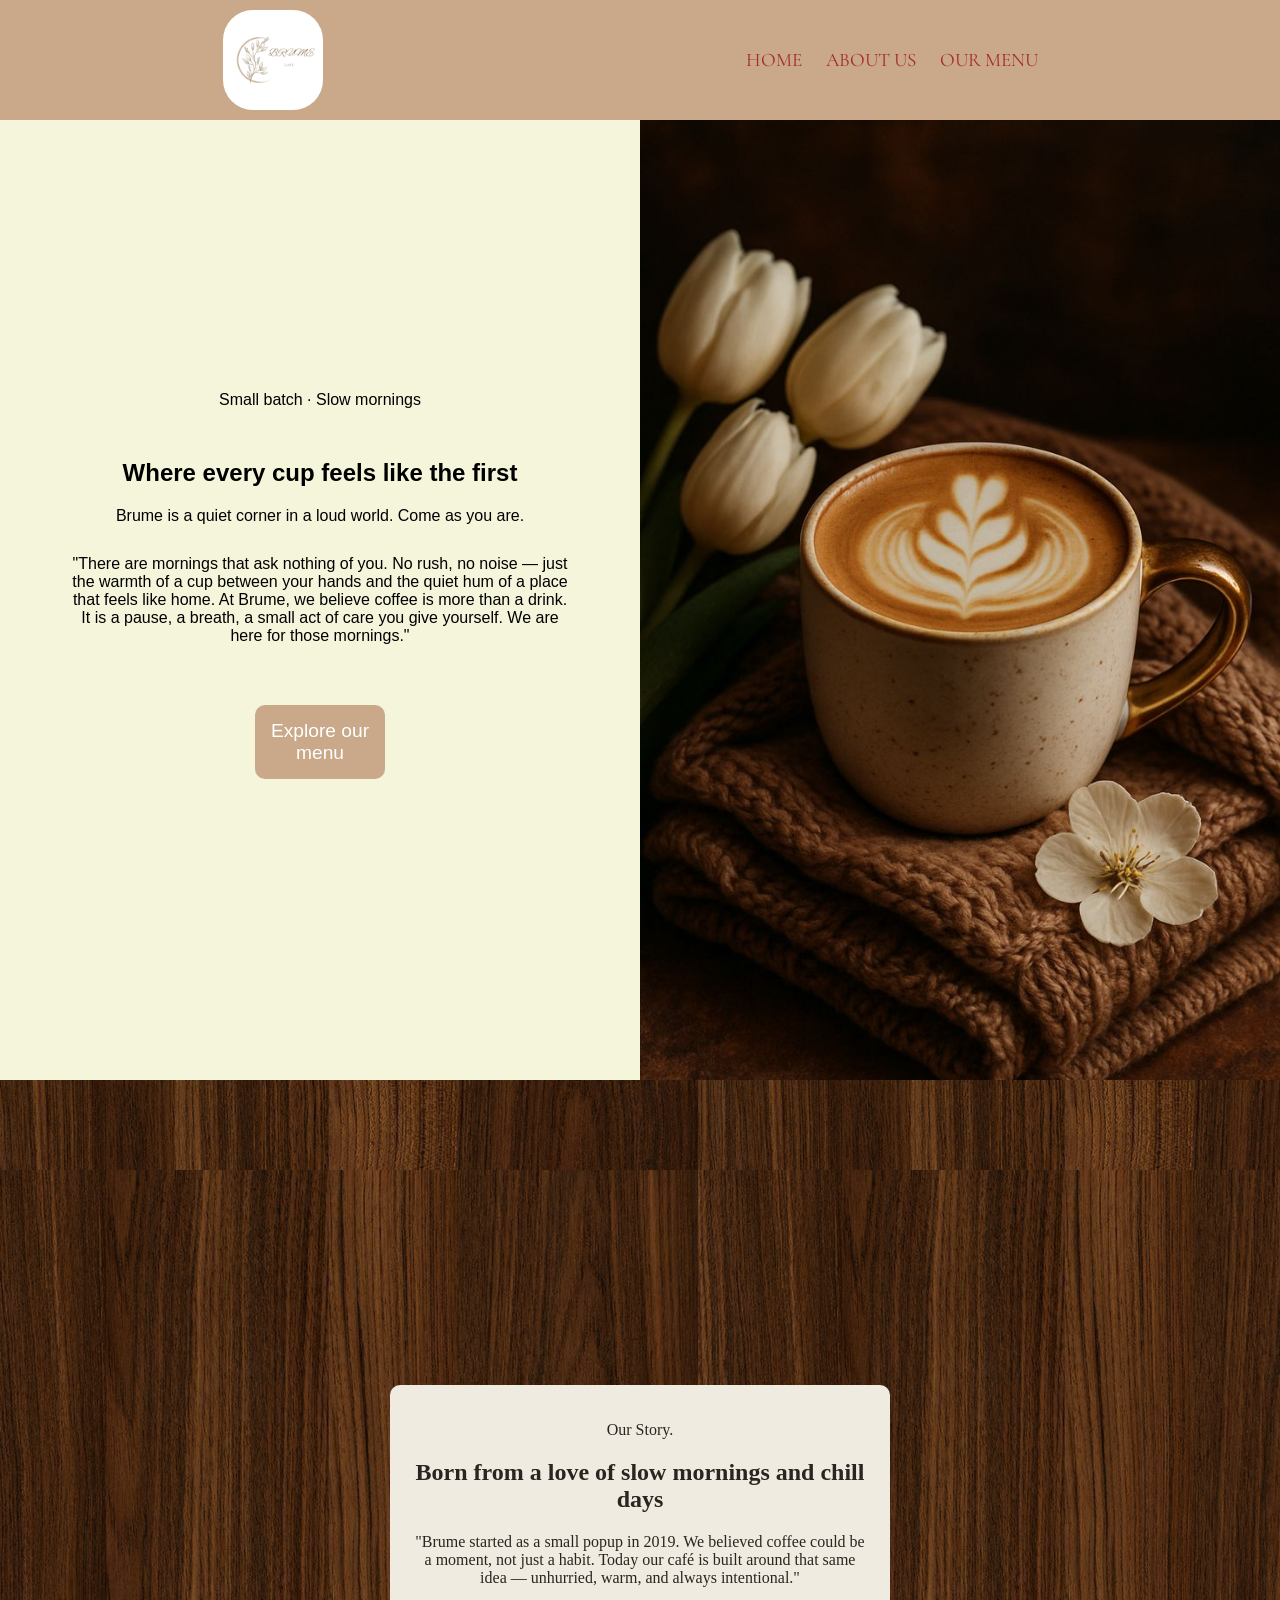
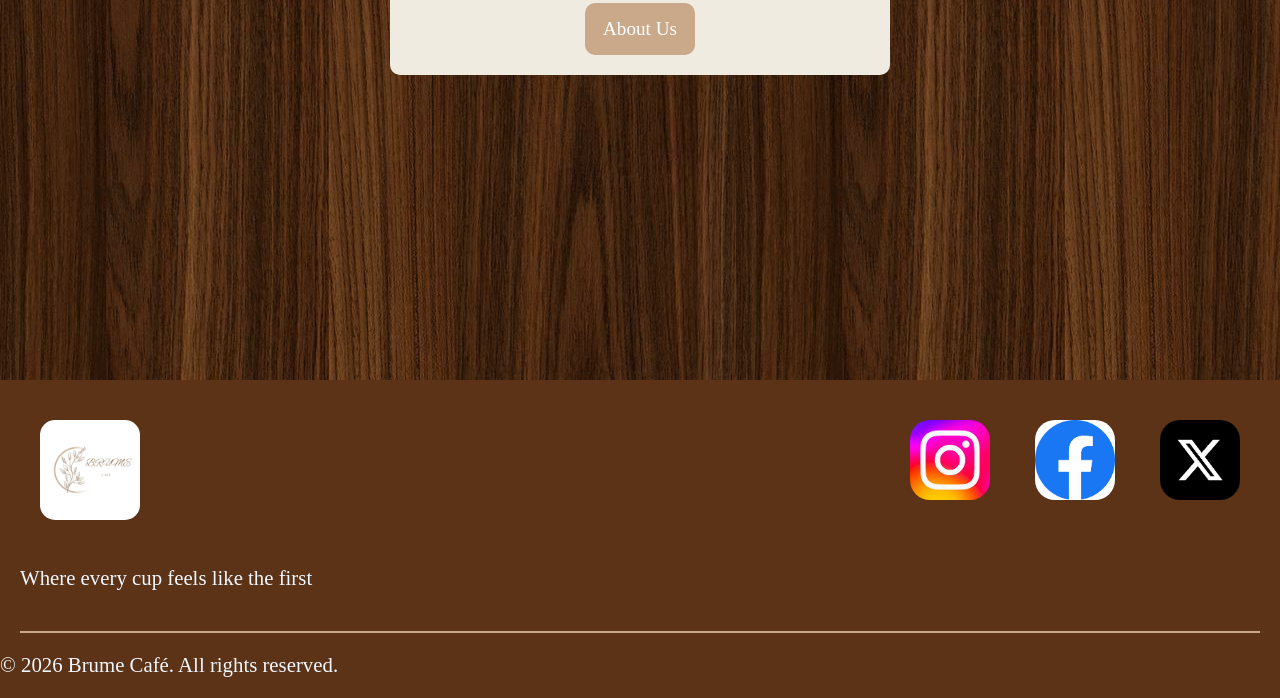
<file: index.html>
<!DOCTYPE html>
<html lang="en">
<head>
    <meta charset="UTF-8">
    <meta name="viewport" content="width=device-width, initial-scale=1.0">
    <title>Brume Cafe</title>
    <link rel="stylesheet" href="cafe.css">
    <link rel="preconnect" href="https://fonts.googleapis.com">
<link rel="preconnect" href="https://fonts.gstatic.com" crossorigin>
<link href="https://fonts.googleapis.com/css2?family=Cormorant+Garamond:ital,wght@0,300..700;1,300..700&display=swap" rel="stylesheet">
</head>
<body>
    <header class="head">
        <img src="Brume.png" alt="cafe logo">
        <nav>
          <a href="index.html">HOME</a>
          <a href="about.html">ABOUT US</a>
          <a href="menu.html">OUR MENU</a>
          
        </nav>
    </header>
    <section class="hero">
        <div class="message">
            <p>Small batch · Slow mornings</p>
            <h2>Where every cup feels like the first</h2>
            <p>Brume is a quiet corner in a loud world. Come as you are.</p>
            <p>"There are mornings that ask nothing of you.
                 No rush, no noise — just the warmth of a cup between your hands and the quiet hum of a place that feels like home.
                  At Brume, we believe coffee is more than a drink.
                 It is a pause, a breath, a small act of care you give yourself. We are here for those mornings."</p>
            <a href="menu.html">Explore our menu</a>
        </div>
        <div class="img">
            <img src="coffee time ☕.jpg" alt="coffee cup">
        </div>
    </section>
    <section class="story">
        <div class="text">
            <p>Our Story.</p>
            <h2>Born from a love of slow mornings and chill days</h2>
            <p>"Brume started as a small popup in 2019.
                 We believed coffee could be a moment, not just a habit.
                 Today our café is built around that same idea — unhurried, warm, and always intentional."</p>
            <a href="about.html">About Us</a>
        </div>
    </section>
    <footer>
        <div class="logo">
          <div class="init">
             <img src="Brume.png" alt="brume logo">
             <p>Where every cup feels like the first</p>
          </div>
          <div class="inout">
             <a href="instagram.com"><img src="download (16).jpg"></a>
             <a href="facebook.com"><img src="download (2).png"></a>
             <a href="x twiter.com"><img src="download (3).png"></a>
          </div>
        </div>
        <hr>
        <div class="last">
            <p>© 2026 Brume Café. All rights reserved.</p>
        </div>
        
    </footer>
</body>
</html>
</file>
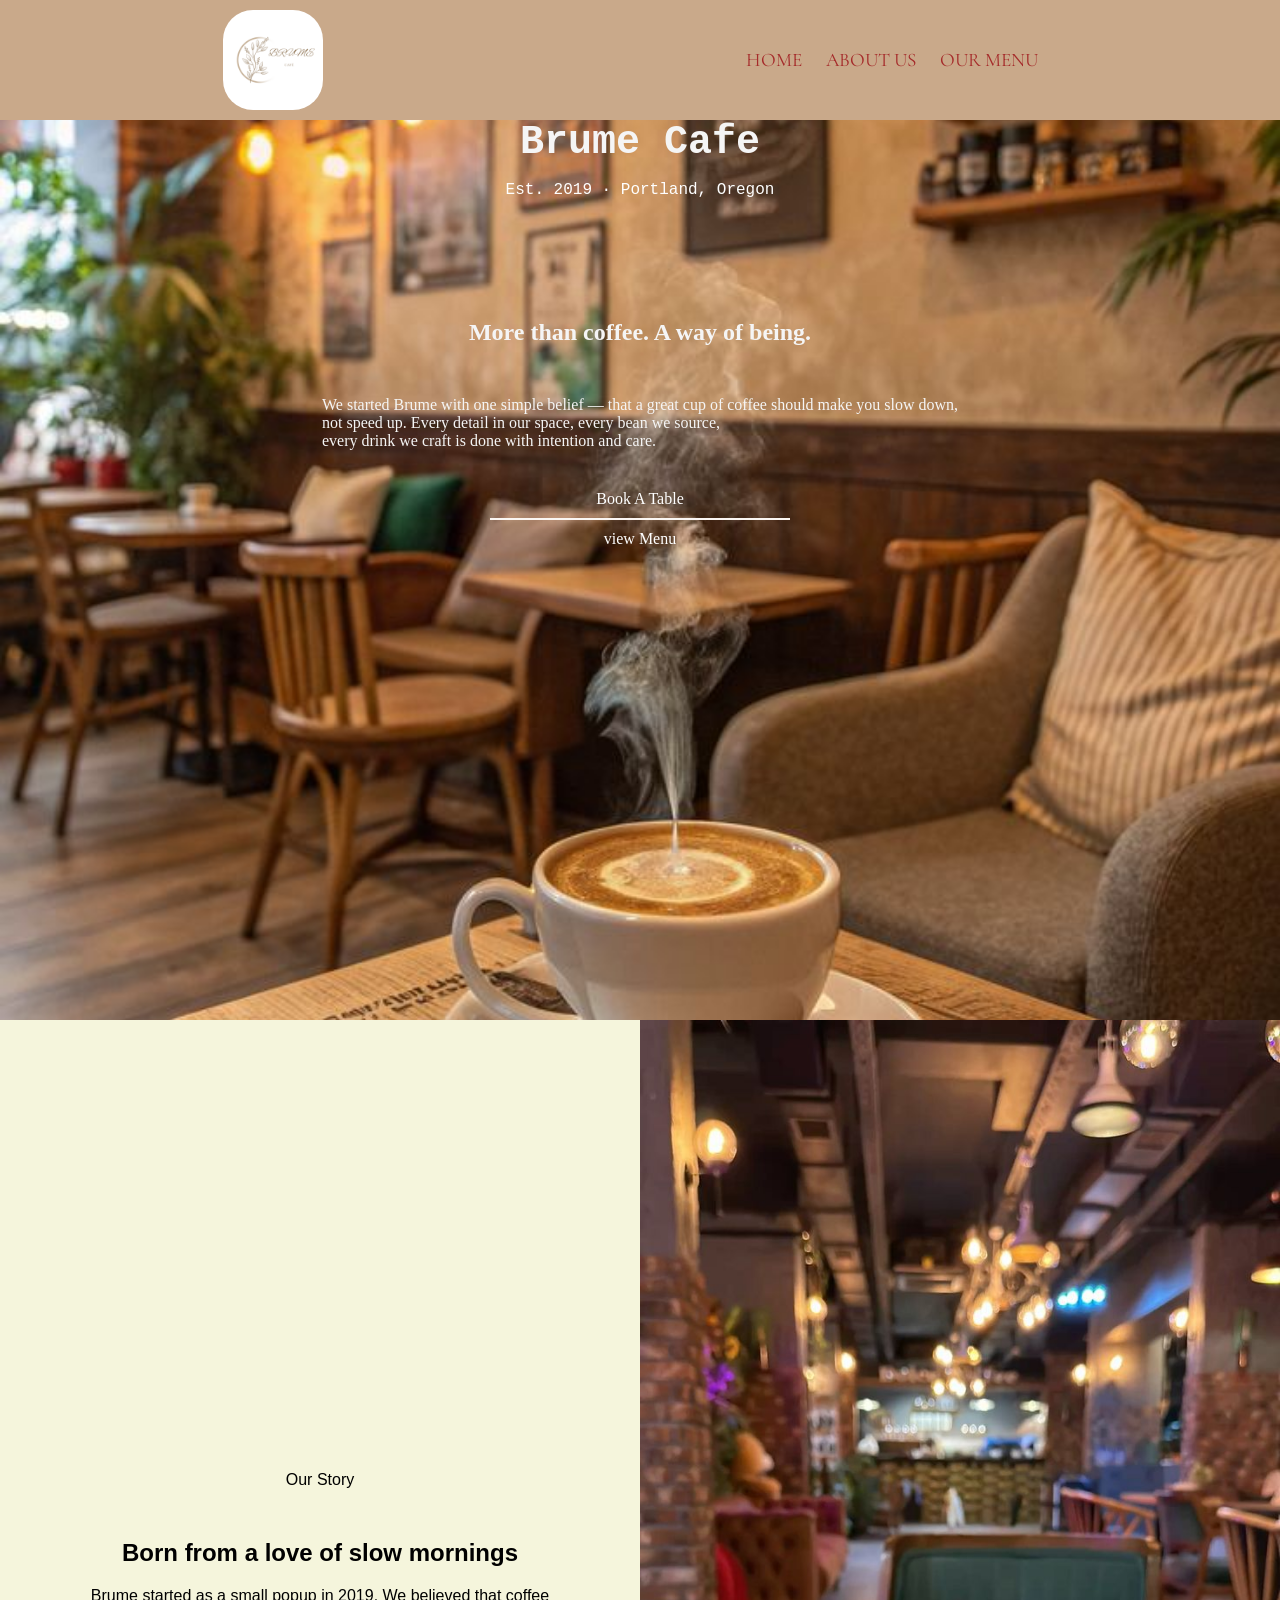
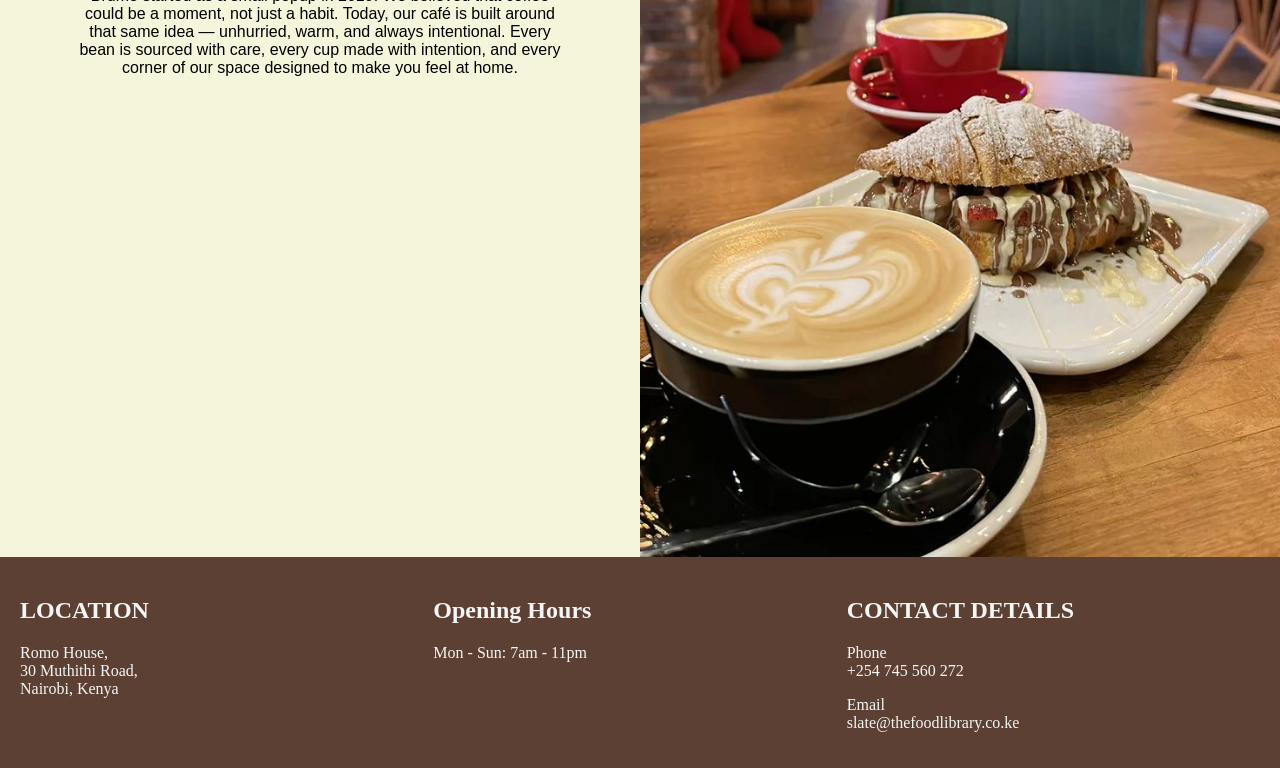
<file: about.html>
<!DOCTYPE html>
<html lang="en">
<head>
    <meta charset="UTF-8">
    <meta name="viewport" content="width=device-width, initial-scale=1.0">
    <title>About brume</title>
    <link rel="stylesheet" href="cafe.css">
    <link rel="preconnect" href="https://fonts.googleapis.com">
<link rel="preconnect" href="https://fonts.gstatic.com" crossorigin>
<link href="https://fonts.googleapis.com/css2?family=Cormorant+Garamond:ital,wght@0,300..700;1,300..700&display=swap" rel="stylesheet">
</head>
<body>
    <header class="head">
        <img src="Brume.png" alt="cafe logo">
        <nav>
          <a href="index.html">HOME</a>
          <a href="about.html">ABOUT US</a>
          <a href="menu.html">OUR MENU</a>
          
        </nav>
    </header>
    <section class="heading">
        <h1>Brume Cafe</h1>
        <p class="int">Est. 2019 · Portland, Oregon</p>
       <div class="about">
          <h2>More than coffee. A way of being.</h2>
          <p> We started Brume with one simple belief — that a great cup of coffee should make you slow down, <br>
            not speed up. Every detail in our space, every bean we source,<br>
             every drink we craft is done with intention and care.
          </p>
          <a href="reservation. html">Book A Table</a>
          <hr class="hh">
          <a href="menu.html">view Menu</a>
       </div>

    </section>
<section class="hero">
    <div class="message">
        <p>Our Story</p>
        <h2>Born from a love of slow mornings</h2>
        <p>Brume started as a small popup in 2019. We believed that coffee could be a moment, not just a habit. Today, our café is built around that same idea — unhurried, warm, and always intentional. Every bean is sourced with care, every cup made with intention, and every corner of our space designed to make you feel at home.
</p>
    </div>
    <div class="img">
        <img src="WhatsApp Image 2026-03-29 at 14.34.02.jpeg" alt="cup of coffee">
    </div>
</section>    
<section class="ending">
    <div class="location">
        <h2>LOCATION</h2>
        <p>
      Romo House,<br>
     30 Muthithi Road,<br>
     Nairobi, Kenya</p>
    </div>
    <div class="hours">
        <h2>Opening Hours</h2>
        <p>Mon - Sun: 7am - 11pm</p>
    </div>
    <div class="conta">
        <h2>CONTACT DETAILS</h2>
        <p>Phone<br>
+254 745 560 272</p>
<p>Email <br>
slate@thefoodlibrary.co.ke</p>
    </div>
</section>
</body>
</html>
</file>
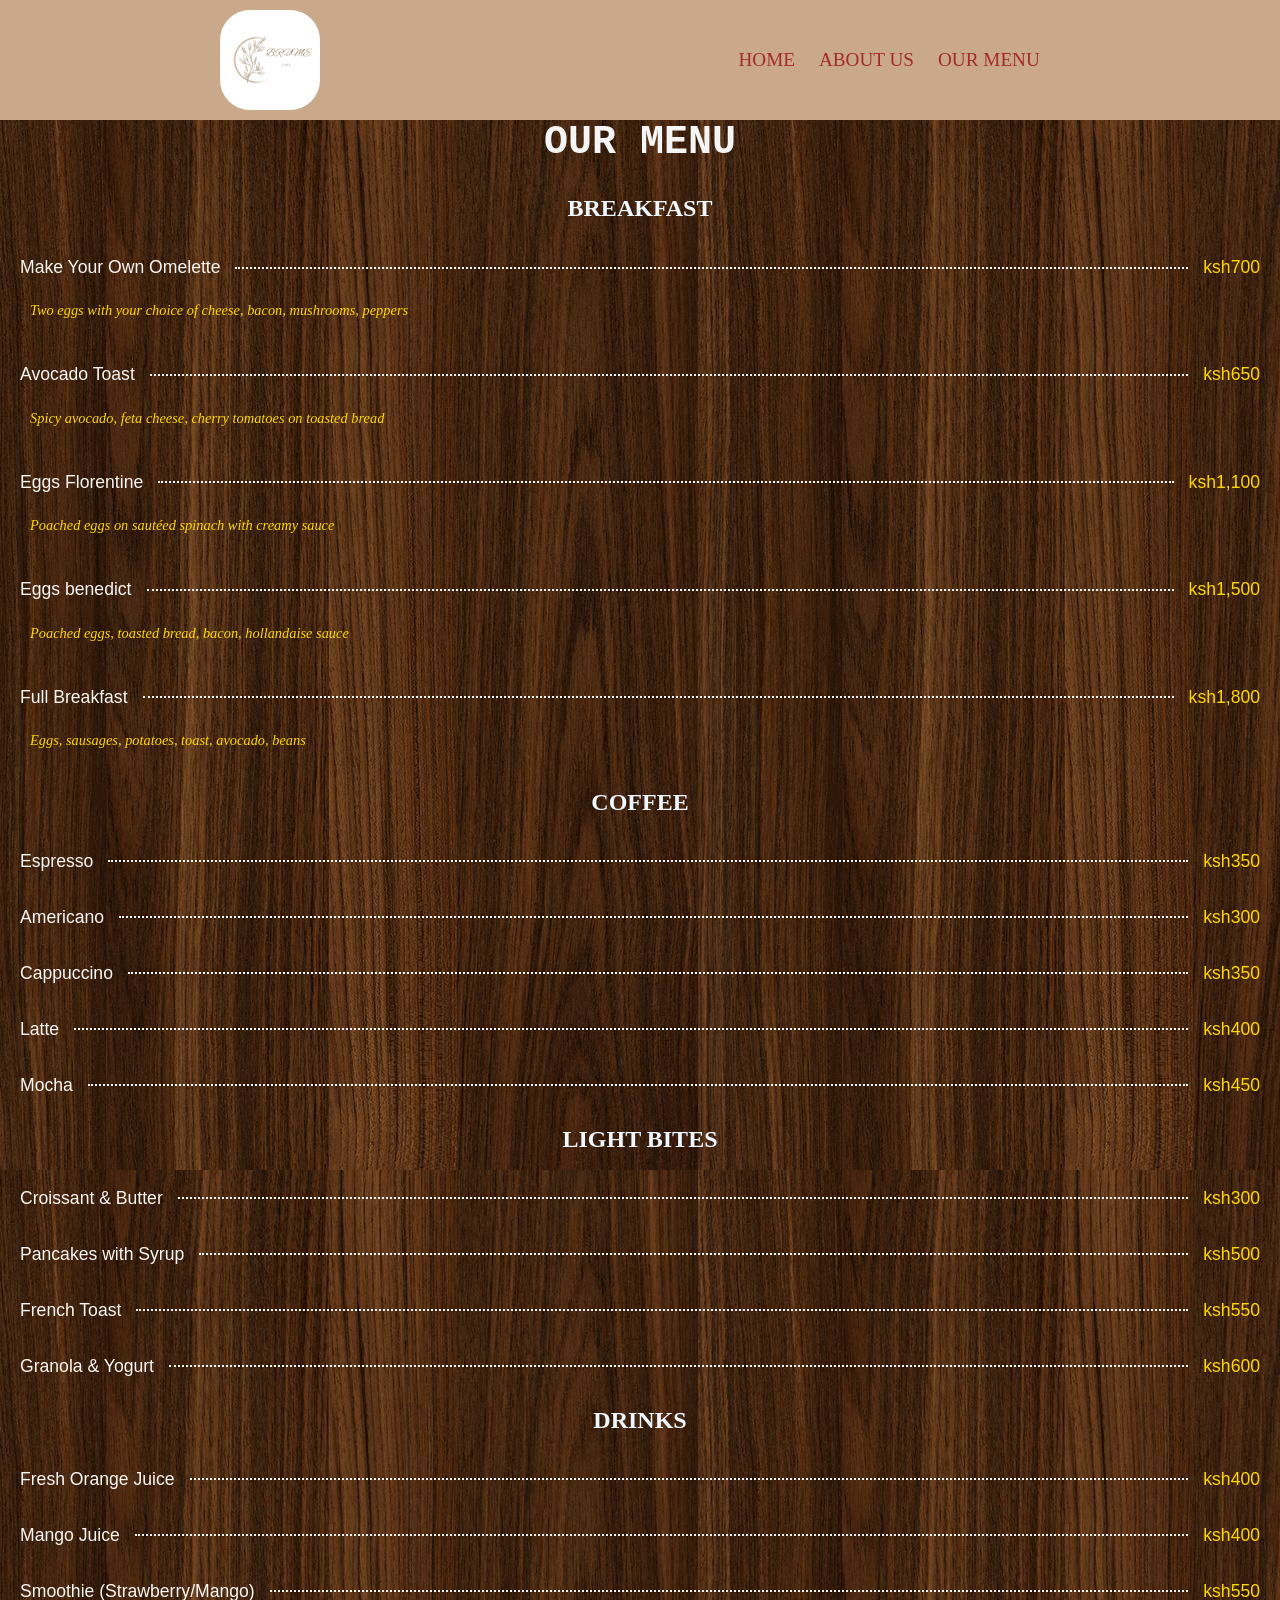
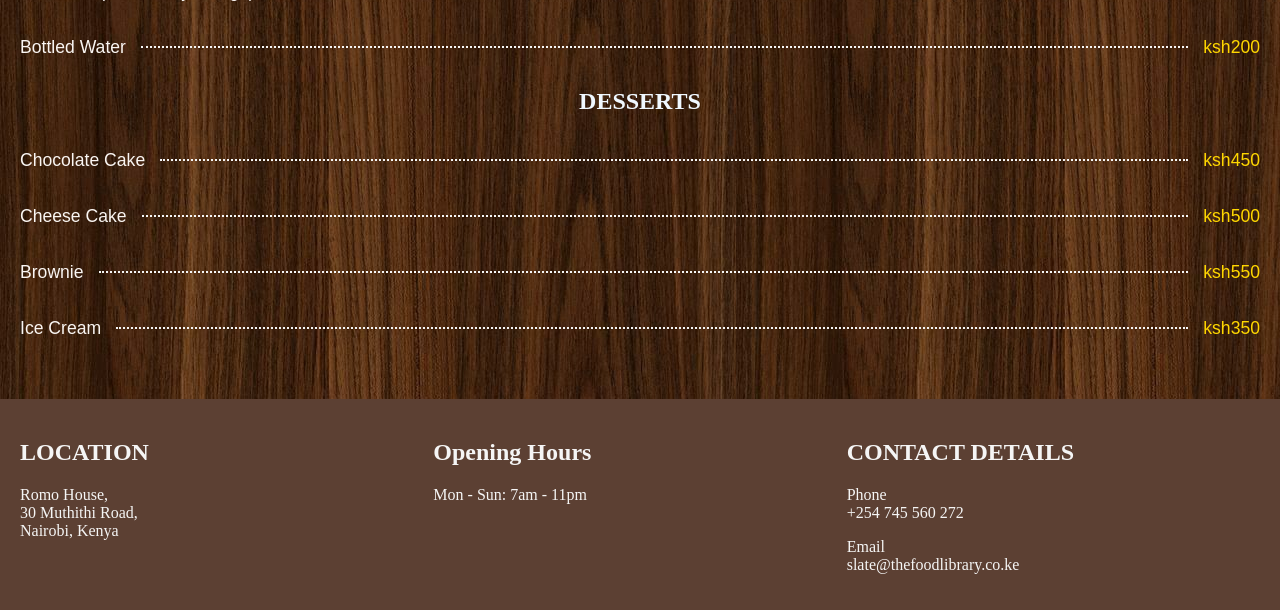
<file: menu.html>
<!DOCTYPE html>
<html lang="en">
<head>
    <meta charset="UTF-8">
    <meta name="viewport" content="width=device-width, initial-scale=1.0">
    <title>Brume Menu</title>
    <link rel="stylesheet" href="cafe.css">
</head>
<body>
    <header class="head">
        <img src="Brume.png" alt="cafe logo">
        <nav>
          <a href="index.html">HOME</a>
          <a href="about.html">ABOUT US</a>
          <a href="menu.html">OUR MENU</a>
          
        </nav>
    </header>
    <h1>OUR MENU</h1>
    <section class=" breakfast">
        <h2 class="hs">BREAKFAST</h2>
        <div class="list">
           <span class="name">Make Your Own Omelette</span> 
           <span class="dots"></span>
            <span class="word">ksh700</span>

        </div>
        <p class="para">Two eggs with your choice of cheese, bacon, mushrooms, peppers</p>
        <div class="list">
           <span class="name">Avocado Toast</span> 
           <span class="dots"></span>
            <span class="word">ksh650</span>
        
        </div>
        <p class="para">Spicy avocado, feta cheese, cherry tomatoes on toasted bread</p>
        <div class="list">
            <span class="name">Eggs Florentine</span> 
           <span class="dots"></span>
            <span class="word">ksh1,100</span>
        </div>
        <p class="para">Poached eggs on sautéed spinach with creamy sauce</p>
        
        <div class="list">
            <span class="name">Eggs benedict</span> 
           <span class="dots"></span>
            <span class="word">ksh1,500</span>
        </div>
        <p class="para">Poached eggs, toasted bread, bacon, hollandaise sauce</p>
    
        <div class="list">
            <span class="name">Full Breakfast</span> 
           <span class="dots"></span>
            <span class="word">ksh1,800</span>
        </div>
        <p class="para">Eggs, sausages, potatoes, toast, avocado, beans</p>
    </section>
    <section class="bites">
        <h2 class="hs">COFFEE</h2>
    <div class="list">
        <span class="name">Espresso</span> 
        <span class="dots"></span>
        <span class="word">ksh350</span>
    </div>
    <div class="list">
        <span class="name">Americano</span> 
        <span class="dots"></span>
        <span class="word">ksh300</span>
    </div>
    <div class="list">
        <span class="name">Cappuccino</span> 
        <span class="dots"></span>
        <span class="word">ksh350</span>
    </div>
    <div class="list">
        <span class="name">Latte</span> 
        <span class="dots"></span>
        <span class="word">ksh400</span>
    </div> 
    <div class="list">
        <span class="name">Mocha</span> 
        <span class="dots"></span>
        <span class="word">ksh450</span>
    </div> 
    </section>
    <section class="bites">
        <h2 class="hs">LIGHT BITES</h2>
    <div class="list">
        <span class="name">Croissant & Butter</span> 
        <span class="dots"></span>
        <span class="word">ksh300</span>
    </div>
    <div class="list">
        <span class="name">Pancakes with Syrup</span> 
        <span class="dots"></span>
        <span class="word">ksh500</span>
    </div>
    <div class="list">
        <span class="name">French Toast</span> 
        <span class="dots"></span>
        <span class="word">ksh550</span>
    </div>
    <div class="list">
        <span class="name">Granola & Yogurt</span> 
        <span class="dots"></span>
        <span class="word">ksh600</span>
    </div> 
    </section>
    </section>
    <section class="bites">
        <h2 class="hs">DRINKS</h2>
    <div class="list">
        <span class="name">Fresh Orange Juice</span> 
        <span class="dots"></span>
        <span class="word">ksh400</span>
    </div>
    <div class="list">
        <span class="name">Mango Juice</span> 
        <span class="dots"></span>
        <span class="word">ksh400</span>
    </div>
    <div class="list">
        <span class="name">Smoothie (Strawberry/Mango)</span> 
        <span class="dots"></span>
        <span class="word">ksh550</span>
    </div>
    <div class="list">
        <span class="name">Bottled Water</span> 
        <span class="dots"></span>
        <span class="word">ksh200</span>
    </div> 
    </section>
    </section>
    <section class="desserts">
        <h2 class="hs">DESSERTS</h2>
    <div class="list">
        <span class="name">Chocolate Cake</span> 
        <span class="dots"></span>
        <span class="word">ksh450</span>
    </div>
    <div class="list">
        <span class="name">Cheese Cake</span> 
        <span class="dots"></span>
        <span class="word">ksh500</span>
    </div>
    <div class="list">
        <span class="name">Brownie</span> 
        <span class="dots"></span>
        <span class="word">ksh550</span>
    </div>
    <div class="list">
        <span class="name">Ice Cream</span> 
        <span class="dots"></span>
        <span class="word">ksh350</span>
    </div> 
    </section>
    <section class="ending">
    <div class="location">
        <h2>LOCATION</h2>
        <p>
      Romo House,<br>
     30 Muthithi Road,<br>
     Nairobi, Kenya</p>
    </div>
    <div class="hours">
        <h2>Opening Hours</h2>
        <p>Mon - Sun: 7am - 11pm</p>
    </div>
    <div class="conta">
        <h2>CONTACT DETAILS</h2>
        <p>Phone<br>
+254 745 560 272</p>
<p>Email <br>
slate@thefoodlibrary.co.ke</p>
    </div>
</section>

</body>
</html>
</file>
<file: cafe.css>
body { 
  margin: 0;
  padding: 0;
  background-image: url(download\ \(17\).jpg);
}

header img {
  width: 100px;
  border-radius: 30px;
}

.head {
  display: flex;
  justify-content: space-around;
  background-color: #C9A98A;
  align-items: center;
  padding: 10px 16px;
  margin: 0;
  flex-wrap: wrap;
  gap: 10px;
}

.head a {
  text-decoration: none;
  font-family: Cormorant Garamond, Georgia, 'Times New Roman', Times, serif;
  color: brown;
  font-size: 1.2rem;
  margin-right: 20px;
  transition: color 0.3s ease;
  position: relative;
}

.head a:hover { color: aliceblue; }

.head a::after {
  content: '';
  position: absolute;
  width: 0;
  left: 0;
  bottom: 3px;
  background-color: brown;
  height: 1.5px;
  transition: width 0.3s ease-in;
}

.head a:hover::after { width: 100%; }

.hero {
  background-color: #F5F5DC;
  display: grid;
  grid-template-columns: 1fr 1fr;
  min-height: 100vh;
  font-family: 'Segoe UI', Tahoma, Geneva, Verdana, sans-serif;
}

.img img {
  height: 100%;
  width: 100%;
  object-fit: cover;
  display: block;
}

.message {
  text-align: center;
  display: flex;
  flex-direction: column;
  justify-content: center;
  padding: 40px 20px;
}

.message h1, .message p, .message a { margin-bottom: 30px; }

.message p {
  max-width: 500px;
  margin: 0 auto 30px;
}

.message a {
  margin-top: 30px;
  background-color: #C9A98A;
  border-radius: 10px;
  padding: 15px;
  text-decoration: none;
  color: white;
  width: 100px;
  font-size: 1.2rem;
  margin-left: auto;
  margin-right: auto;
  display: inline-block;
}

.message a:hover { background-color: rgb(173, 65, 65); }

.story {
  background-image: url(download\ \(15\).jpg);
  min-height: 100vh;
  background-size: cover;
  background-position: center;
  background-attachment: fixed;
  margin-top: 0;
  display: flex;
  justify-content: center;
  align-items: center;
  padding: 40px 20px;
  box-sizing: border-box;
}

.text {
  background-color: #F0EBE1;
  color: #2C2420;
  width: 100%;
  max-width: 500px;
  border-radius: 10px;
  padding: 20px;
  text-align: center;
  box-sizing: border-box;
}

.text a {
  text-decoration: none;
  border-radius: 10px;
  background-color: #C9A98A;
  color: white;
  width: 80px;
  padding: 15px;
  margin: auto;
  display: inline-block;
  font-size: 1.2rem;
}

.text a:hover { background-color: rgb(172, 54, 54); }

footer {
  background-color: #5C3317;
  color: aliceblue;
  display: grid;
  justify-content: center;
  align-items: center;
  grid-template-columns: 1fr;
  margin: 0;
  font-size: 1.3rem;
}

.init img {
  width: 100px;
  border-radius: 15px;
  margin: 20px;
}

.logo {
  display: flex;
  flex-direction: row;
  justify-content: space-between;
  flex-wrap: wrap;
  gap: 10px;
  margin: 20px;
}

.inout img {
  width: 80px;
  border-radius: 40px;
  padding: 20px;
}

hr {
  border: none;
  border-top: 2px solid #C9A98A;
  margin: 0 20px;
}

.heading {
  background-image: url(my\ coffee\ time.jpg);
  margin-top: 0;
  background-size: cover;
  background-position: center 70%;
  min-height: 100vh;
  position: relative;
}

.hh {
  width: 90%;
  max-width: 300px;
  margin: 0 auto;
  border-color: #faf6f3;
}

h1 {
  margin: 0;
  text-align: center;
  font-family: 'Courier New', Courier, monospace;
  color: whitesmoke;
  font-size: 2.5rem;
}

.int {
  font-family: 'Courier New', Courier, monospace;
  color: white;
  text-align: center;
}

.about {
  display: flex;
  flex-direction: column;
  align-items: center;
  justify-content: center;
  color: whitesmoke;
  margin: 100px 0;
  padding: 0 20px;
  box-sizing: border-box;
}

.about p { margin: 30px; }

.about a {
  text-decoration: none;
  color: white;
  padding: 10px;
}

.ending {
  padding: 20px;
  display: grid;
  grid-template-columns: 1fr 1fr 1fr;
  background-color: #5C4033;
  color: whitesmoke;
}

.list {
  display: flex;
  gap: 15px;
  align-items: center;
  margin-top: 35px;
  margin-left: 20px;
  margin-right: 20px;
  font-size: 1.1rem;
  color: #faf6f3;
  font-family: 'Lucida Sans', 'Lucida Sans Regular', 'Lucida Grande', 'Lucida Sans Unicode', Geneva, Verdana, sans-serif;
}

.dots {
  border-bottom: 2px dotted whitesmoke;
  flex: 1;
}

.para {
  padding: 10px 30px;
  font-style: italic;
  color: gold;
  font-size: 0.9rem;
}

.word { color: gold; }

.hs {
  text-align: center;
  margin-top: 30px;
  color: aliceblue;
}

.desserts { margin-bottom: 60px; }

/* ── TABLET ── */
@media (max-width: 900px) {
  .hero {
    grid-template-columns: 1fr;
    min-height: auto;
  }

  .img img {
    height: 50vw;
    min-height: 280px;
  }

  .message {
    padding: 50px 30px;
  }

  .ending {
    grid-template-columns: 1fr 1fr;
  }

  h1 { font-size: 2rem; }
}

/* ── MOBILE ── */
@media (max-width: 600px) {
  .head {
    flex-direction: column;
    align-items: flex-start;
    padding: 12px 16px;
    gap: 8px;
  }

  .head a {
    margin-right: 0;
    font-size: 1rem;
  }

  .hero {
    grid-template-columns: 1fr;
  }

  .img img {
    height: 60vw;
    min-height: 220px;
  }

  .message {
    padding: 40px 20px;
  }

  .message a {
    width: auto;
    padding: 12px 24px;
  }

  .story {
    background-attachment: scroll;
    padding: 30px 16px;
  }

  .text {
    padding: 20px 16px;
  }

  .ending {
    grid-template-columns: 1fr;
  }

  .logo {
    flex-direction: column;
    align-items: center;
  }

  h1 { font-size: 1.6rem; }

  .list {
    margin-left: 10px;
    margin-right: 10px;
    font-size: 1rem;
  }

  .para {
    padding: 10px 15px;
  }

  .about {
    margin: 60px 0;
  }
}s
</file>
